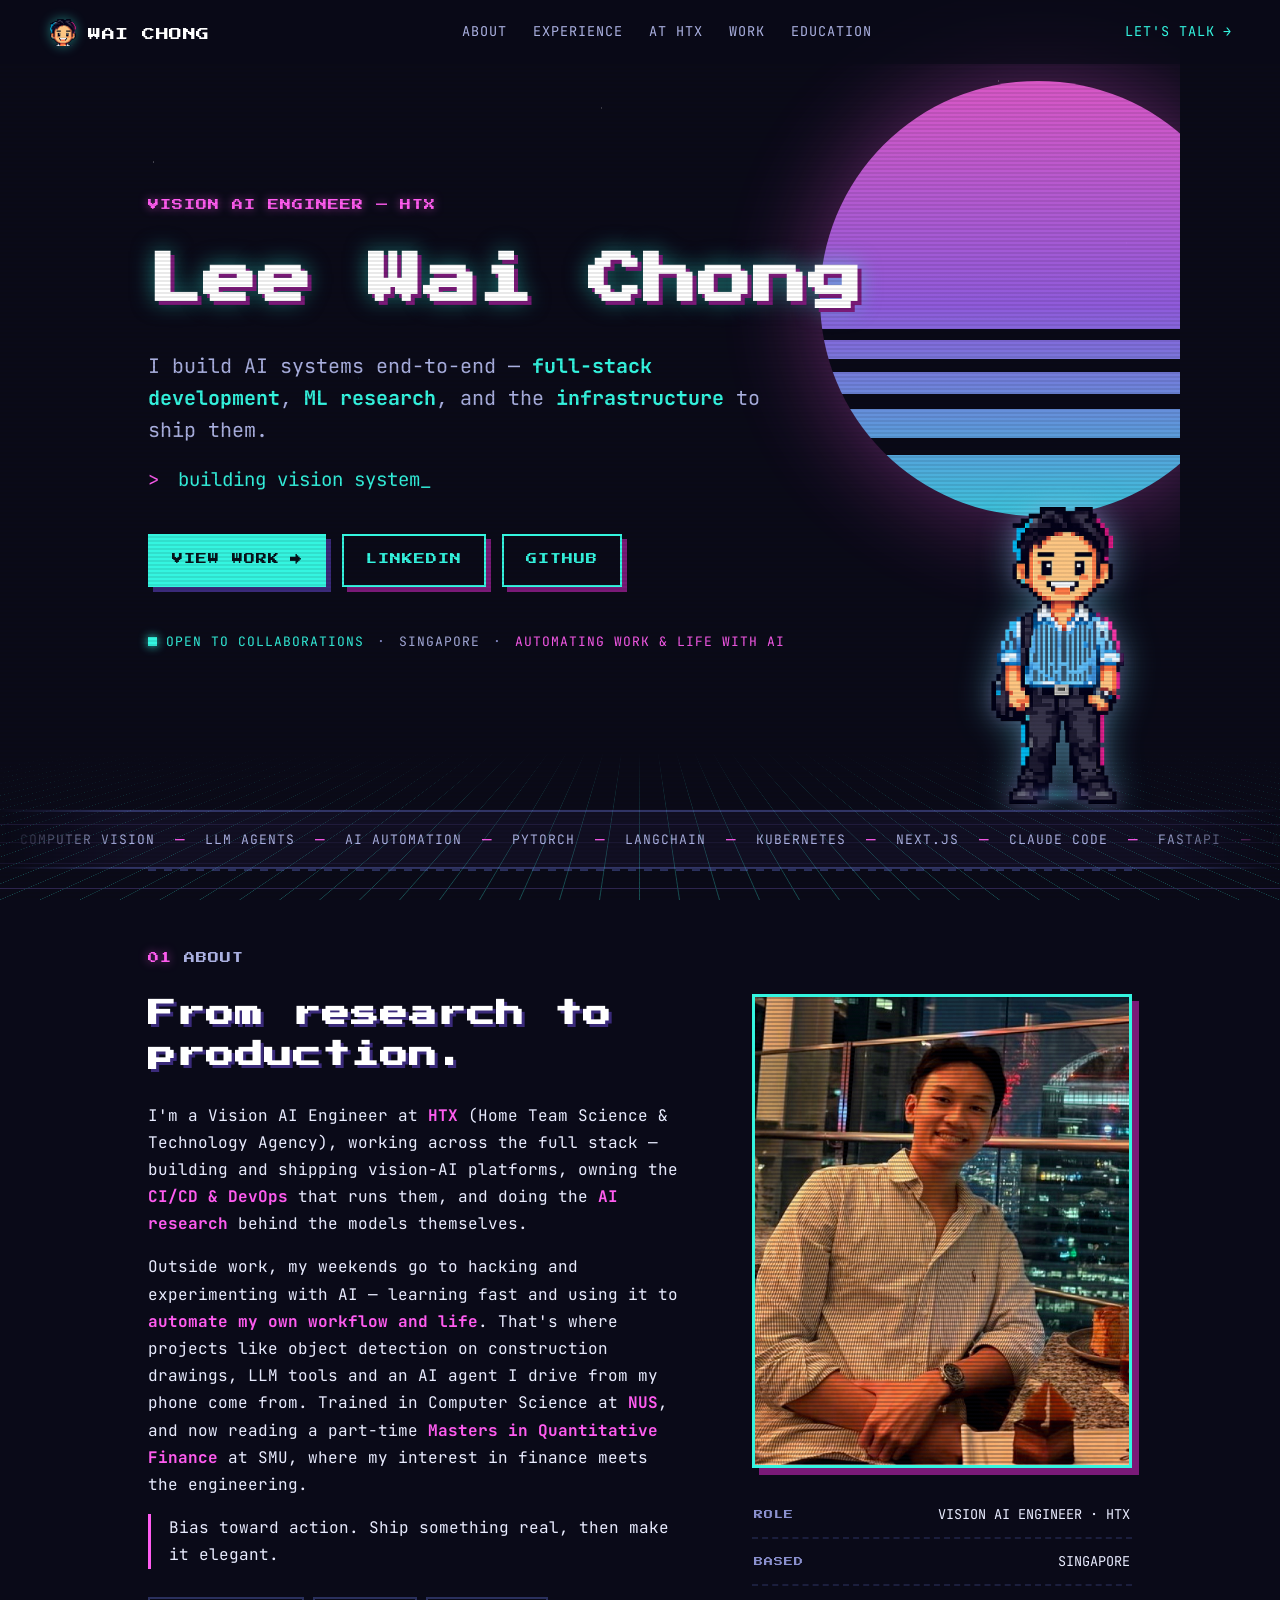
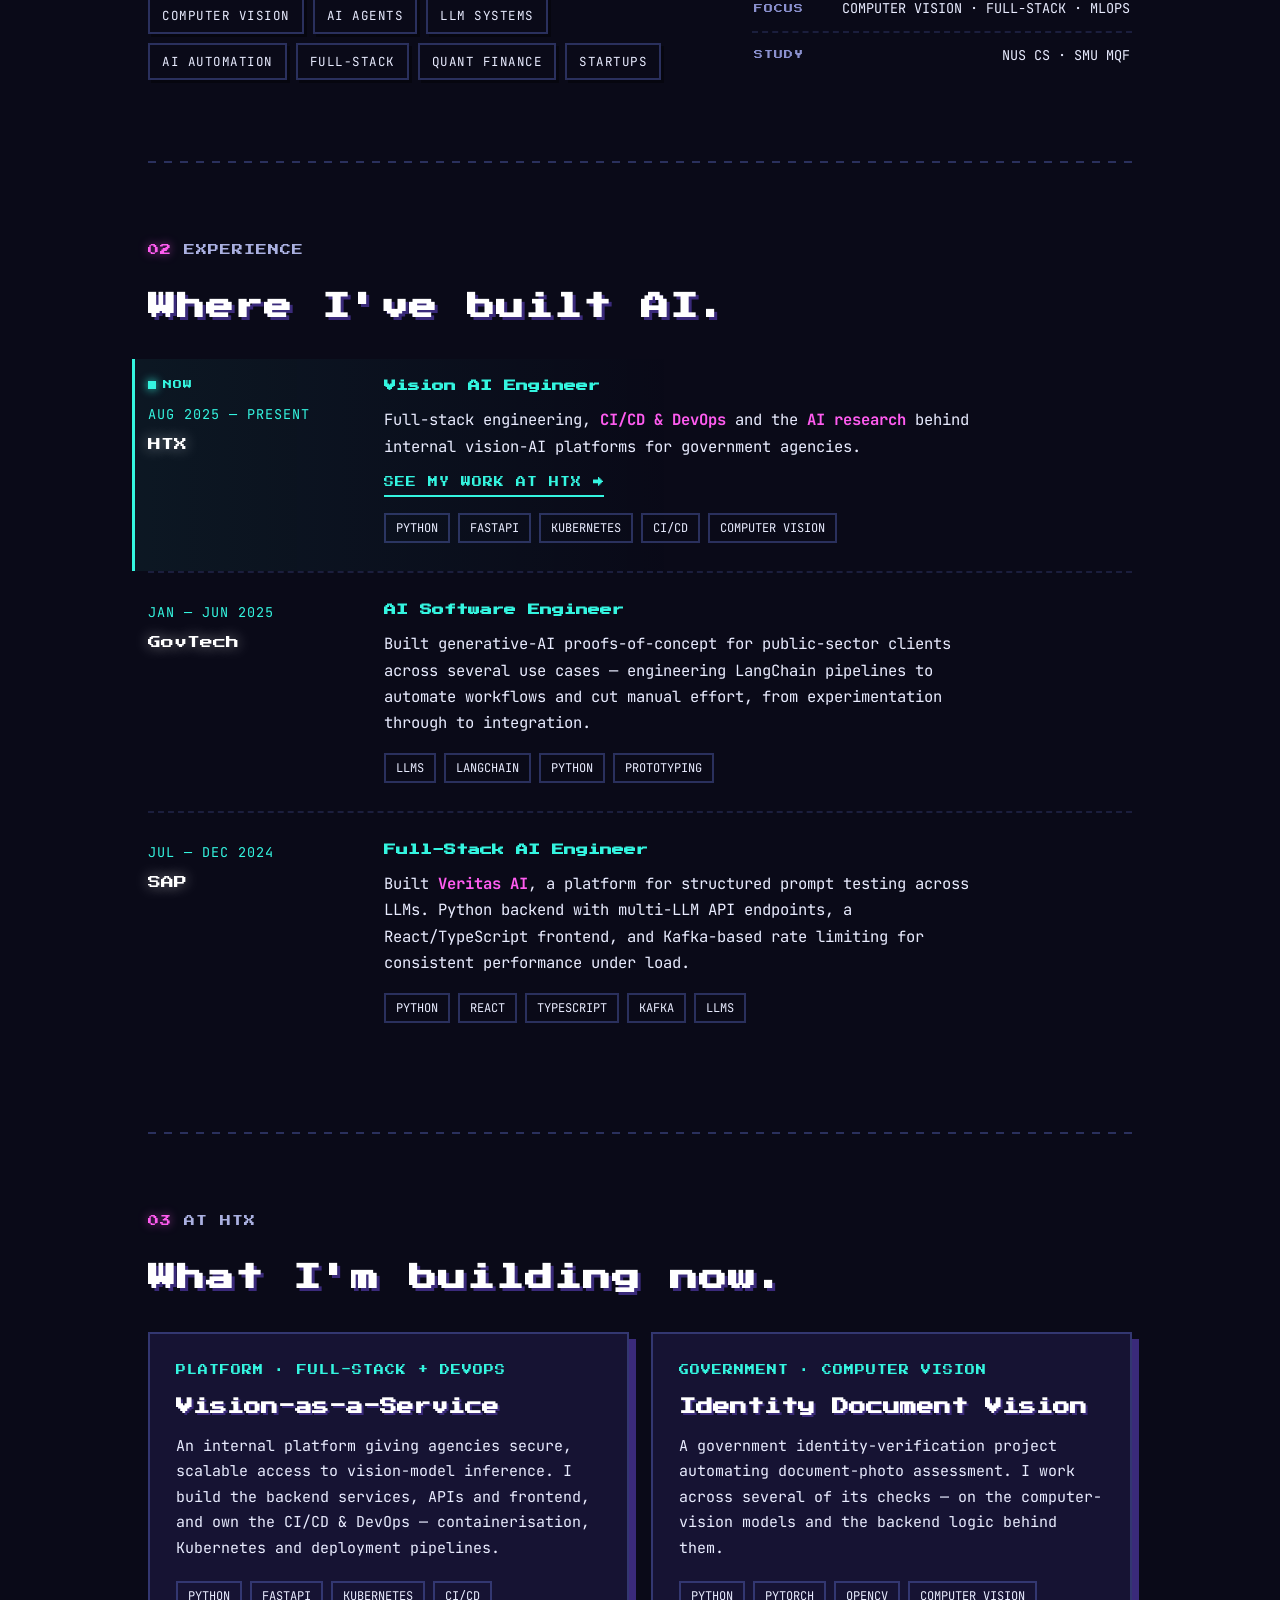
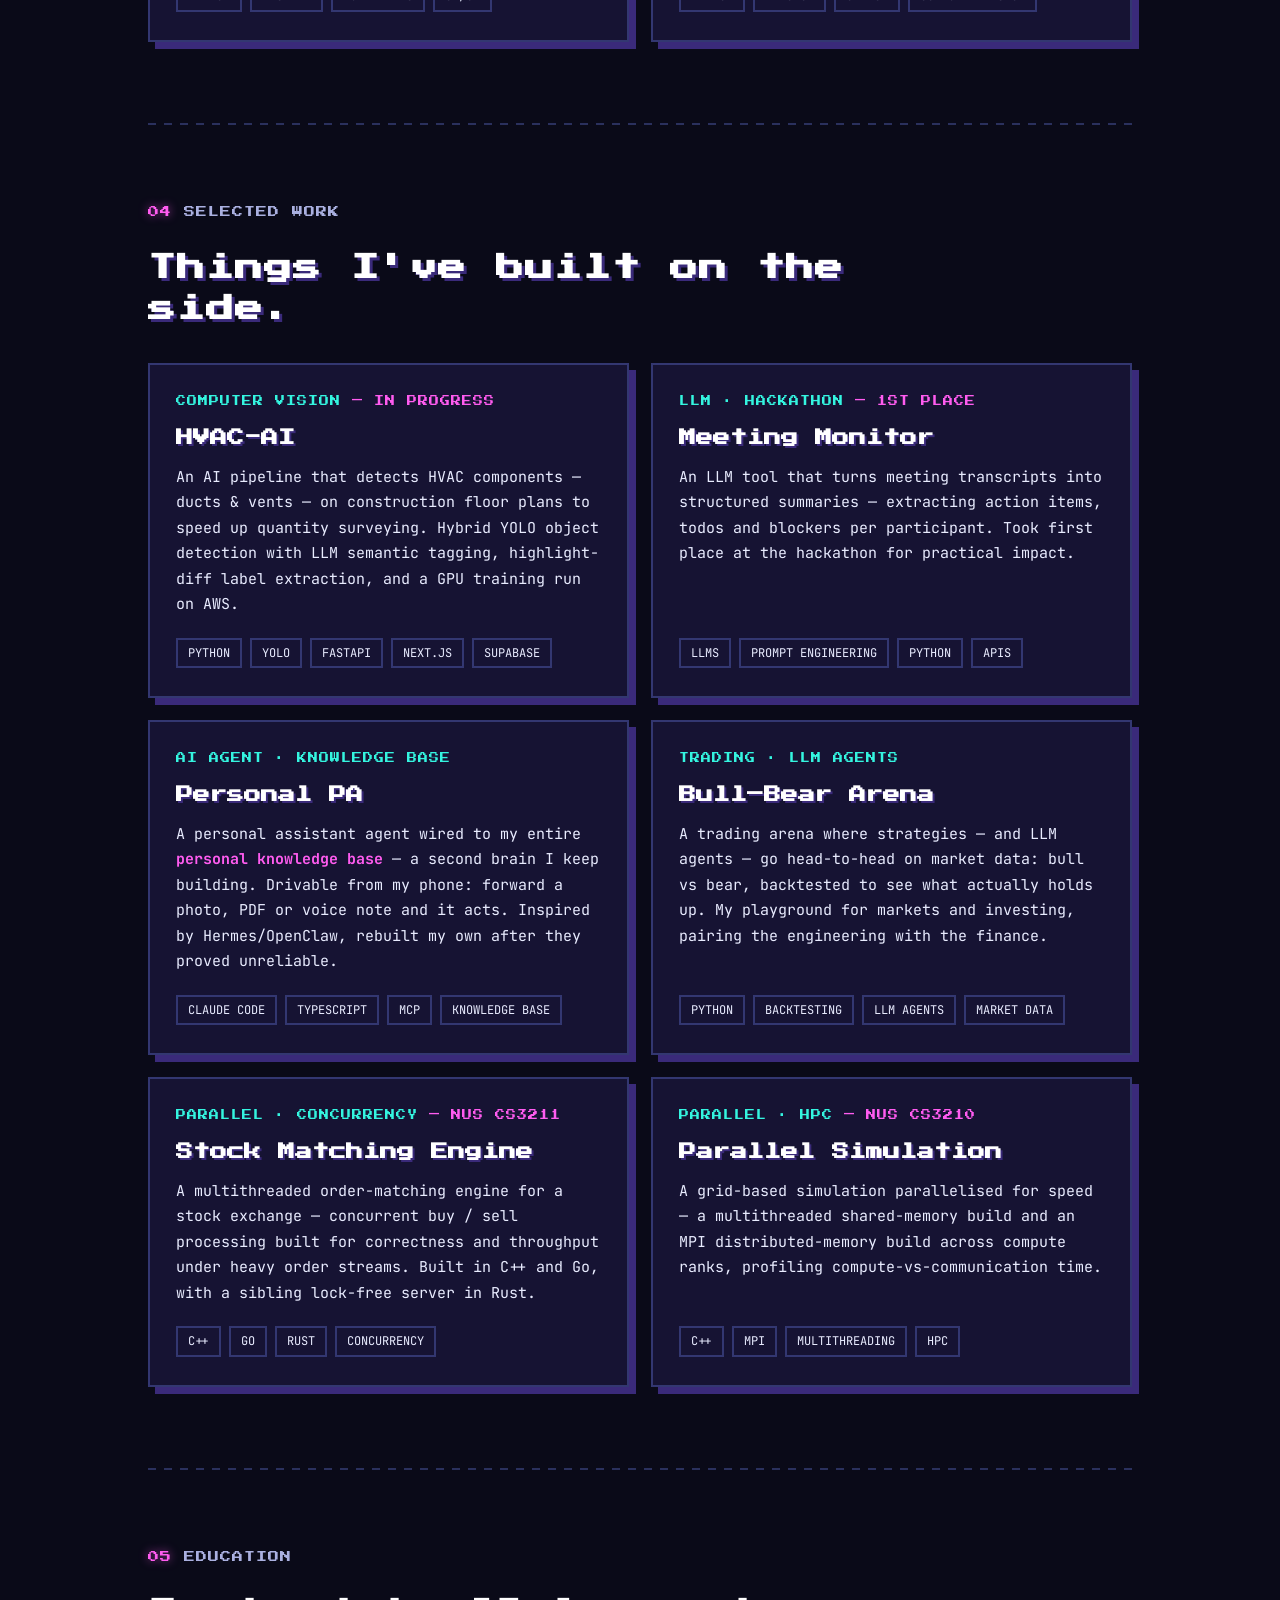
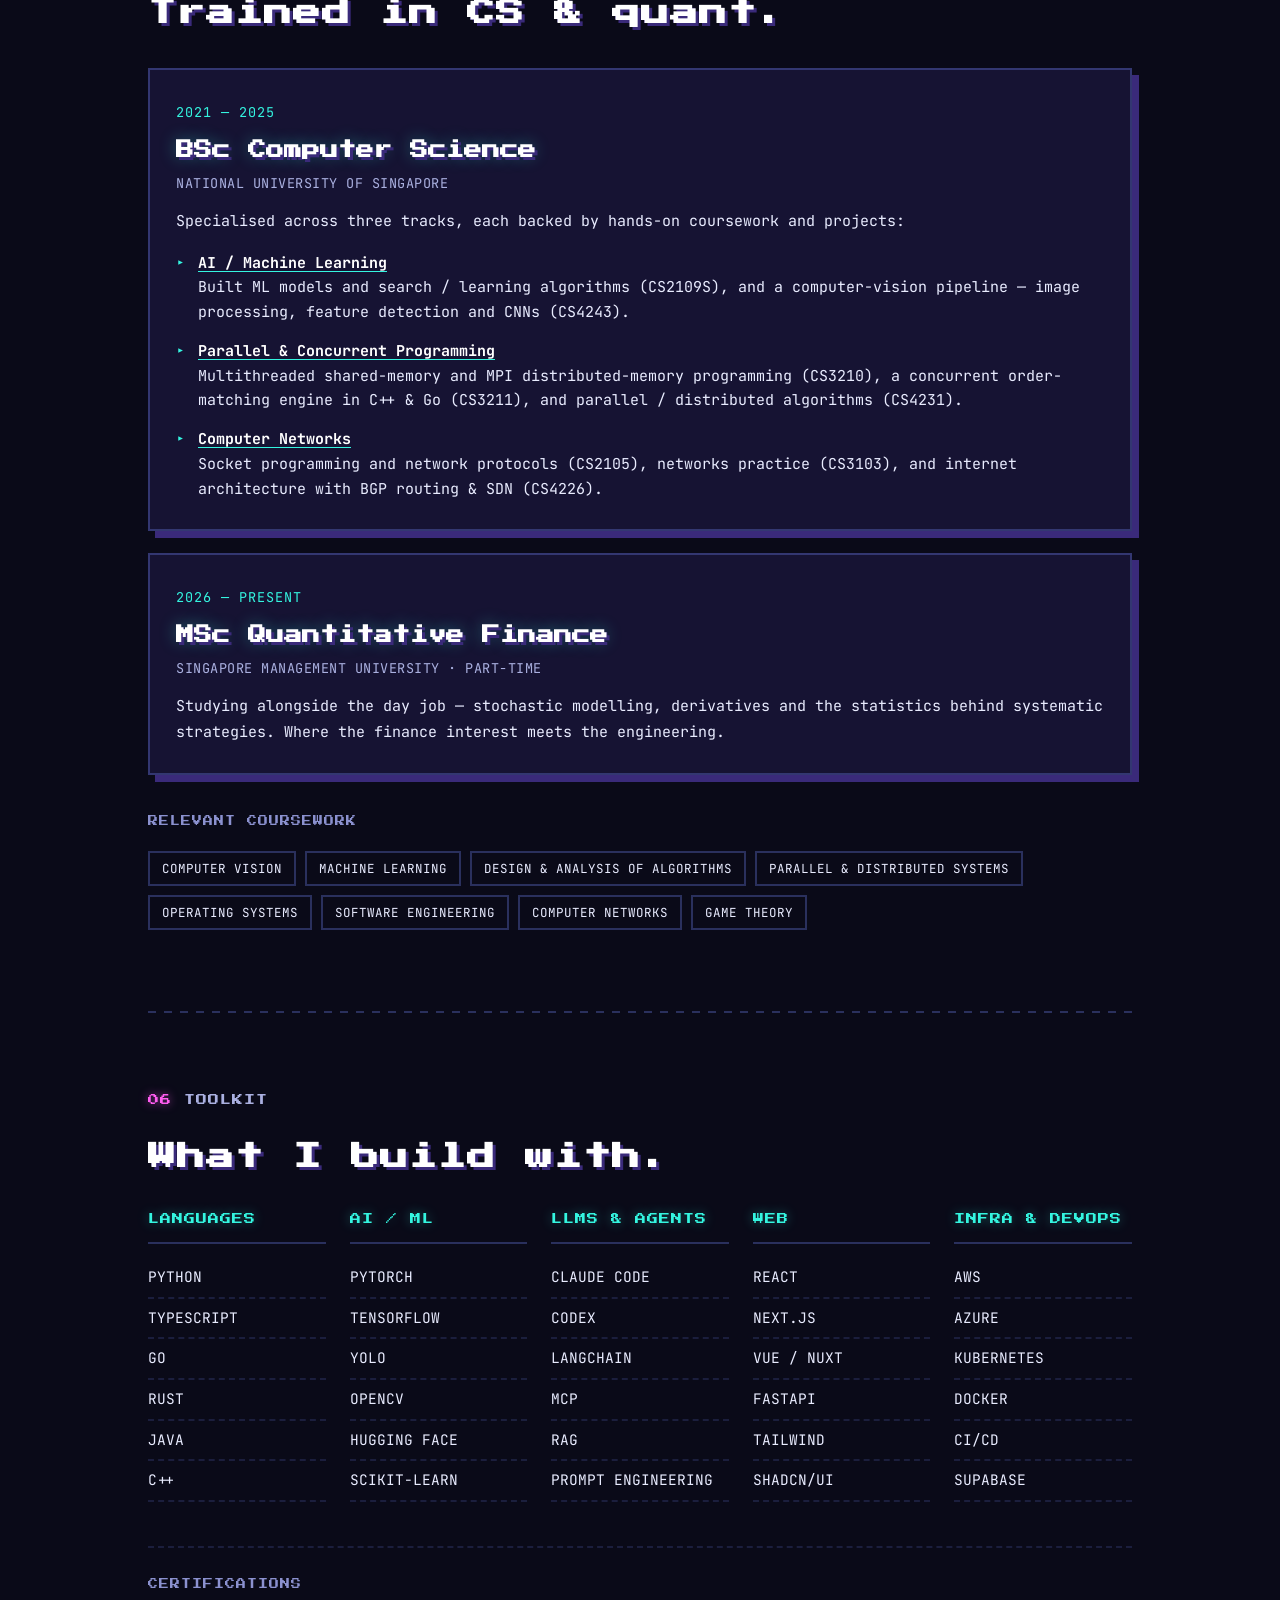
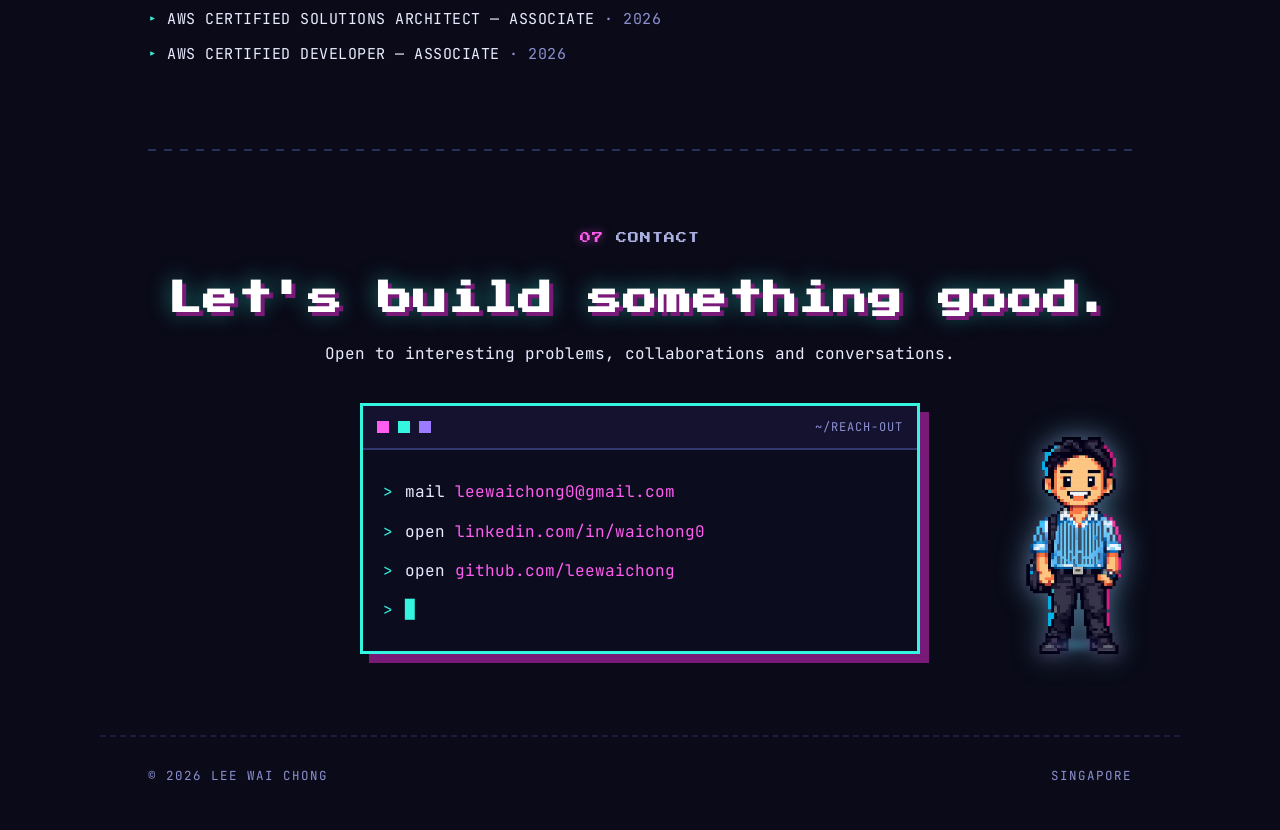
<file: index.html>
<!DOCTYPE html>
<html lang="en">
<head>
  <meta charset="UTF-8" />
  <meta name="viewport" content="width=device-width, initial-scale=1.0" />
  <title>Lee Wai Chong — Vision AI Engineer</title>
  <meta name="description" content="Lee Wai Chong — Vision AI Engineer at HTX. I build AI systems end-to-end: full-stack, ML research, and the infrastructure to ship them." />
  <meta property="og:title" content="Lee Wai Chong — Vision AI Engineer" />
  <meta property="og:description" content="I build AI systems end-to-end. HTX · NUS Computer Science." />
  <meta property="og:type" content="website" />
  <meta property="og:url" content="https://leewaichong.github.io/" />
  <meta property="og:image" content="https://leewaichong.github.io/assets/og.png" />
  <meta property="og:image:width" content="1200" />
  <meta property="og:image:height" content="630" />
  <meta name="twitter:card" content="summary_large_image" />
  <meta name="twitter:title" content="Lee Wai Chong — Vision AI Engineer" />
  <meta name="twitter:description" content="I build AI systems end-to-end. HTX · NUS Computer Science." />
  <meta name="twitter:image" content="https://leewaichong.github.io/assets/og.png" />

  <link rel="preconnect" href="https://fonts.googleapis.com" />
  <link rel="preconnect" href="https://fonts.gstatic.com" crossorigin />
  <link href="https://fonts.googleapis.com/css2?family=JetBrains+Mono:wght@400;500;700&family=Press+Start+2P&display=swap" rel="stylesheet" />

  <link rel="stylesheet" href="styles.css" />
</head>
<body>
  <div class="stars" aria-hidden="true"></div>
  <div class="grid-floor" aria-hidden="true"></div>
  <div class="scanlines" aria-hidden="true"></div>

  <!-- Nav -->
  <header class="nav" id="nav">
    <a class="brand" href="#top"><img class="brand-face" src="assets/mascot-face.png" alt="" /><span class="brand-name">WAI CHONG</span></a>
    <nav class="nav-links">
      <a href="#about">About</a>
      <a href="#experience">Experience</a>
      <a href="#htx">At HTX</a>
      <a href="#work">Work</a>
      <a href="#education">Education</a>
    </nav>
    <a class="nav-cta" href="#contact">Let's talk <span>→</span></a>
  </header>

  <main id="top">
    <!-- HERO -->
    <section class="hero">
      <div class="sun" aria-hidden="true"></div>
      <div class="particles" aria-hidden="true"><i></i><i></i><i></i><i></i><i></i><i></i><i></i><i></i><i></i></div>
      <div class="hero-mascot" aria-hidden="true"><img src="assets/mascot.png" alt="Pixel-art mascot of Lee Wai Chong" /></div>
      <div class="hero-inner">
        <p class="eyebrow reveal">Vision AI Engineer — HTX</p>
        <h1 class="hero-name reveal" data-text="Lee Wai Chong">Lee Wai Chong</h1>
        <p class="hero-tagline reveal">
          I build AI systems end-to-end — <strong>full-stack development</strong>,
          <strong>ML research</strong>, and the <strong>infrastructure</strong> to ship them.
        </p>
        <p class="hero-type reveal"><span class="tp">&gt;</span> <span id="tw"></span><span class="tw-caret">_</span></p>
        <div class="hero-actions reveal">
          <a class="btn btn-solid" href="#work">View work <span>→</span></a>
          <a class="btn btn-line" href="https://sg.linkedin.com/in/waichong0" target="_blank" rel="noopener">LinkedIn</a>
          <a class="btn btn-line" href="https://github.com/leewaichong" target="_blank" rel="noopener">GitHub</a>
        </div>
        <div class="hero-meta reveal">
          <span class="avail"><span class="dot"></span> Open to collaborations</span>
          <span class="sep">·</span>
          <span>Singapore</span>
          <span class="sep">·</span>
          <span class="creed">Automating work &amp; life with AI</span>
        </div>
      </div>
    </section>

    <!-- Tech marquee -->
    <div class="marquee" aria-hidden="true">
      <div class="marquee-track">
        <span>Computer Vision</span><i>—</i><span>LLM Agents</span><i>—</i><span>AI Automation</span><i>—</i><span>PyTorch</span><i>—</i><span>LangChain</span><i>—</i><span>Kubernetes</span><i>—</i><span>Next.js</span><i>—</i><span>Claude Code</span><i>—</i><span>FastAPI</span><i>—</i><span>AWS</span><i>—</i><span>Go</span><i>—</i><span>Rust</span><i>—</i>
        <span>Computer Vision</span><i>—</i><span>LLM Agents</span><i>—</i><span>AI Automation</span><i>—</i><span>PyTorch</span><i>—</i><span>LangChain</span><i>—</i><span>Kubernetes</span><i>—</i><span>Next.js</span><i>—</i><span>Claude Code</span><i>—</i><span>FastAPI</span><i>—</i><span>AWS</span><i>—</i><span>Go</span><i>—</i><span>Rust</span><i>—</i>
      </div>
    </div>

    <!-- ABOUT -->
    <section class="section" id="about">
      <div class="sec-label reveal"><span class="num">01</span> About</div>
      <div class="about-grid">
        <div class="about-lead reveal">
          <h2 class="sec-title">From research to production.</h2>
          <p>
            I'm a Vision AI Engineer at <strong>HTX</strong> (Home Team Science &amp; Technology Agency),
            working across the full stack — building and shipping vision-AI platforms, owning the
            <strong>CI/CD &amp; DevOps</strong> that runs them, and doing the <strong>AI research</strong>
            behind the models themselves.
          </p>
          <p>
            Outside work, my weekends go to hacking and experimenting with AI — learning fast and using
            it to <strong>automate my own workflow and life</strong>. That's where projects like object
            detection on construction drawings, LLM tools and an AI agent I drive from my phone come
            from. Trained in Computer Science at <strong>NUS</strong>, and now reading a part-time
            <strong>Masters in Quantitative Finance</strong> at SMU, where my interest in finance meets
            the engineering.
          </p>
          <p class="about-stance">
            Bias toward action. Ship something real, then make it elegant.
          </p>

          <ul class="focus-list">
            <li>Computer Vision</li>
            <li>AI Agents</li>
            <li>LLM Systems</li>
            <li>AI Automation</li>
            <li>Full-Stack</li>
            <li>Quant Finance</li>
            <li>Startups</li>
          </ul>
        </div>

        <aside class="about-side reveal">
          <figure class="portrait">
            <img src="assets/portrait.jpg" alt="Lee Wai Chong" loading="lazy" />
          </figure>
          <dl class="facts">
            <div><dt>Role</dt><dd>Vision AI Engineer · HTX</dd></div>
            <div><dt>Based</dt><dd>Singapore</dd></div>
            <div><dt>Focus</dt><dd>Computer Vision · Full-Stack · MLOps</dd></div>
            <div><dt>Study</dt><dd>NUS CS · SMU MQF</dd></div>
          </dl>
        </aside>
      </div>
    </section>

    <!-- EXPERIENCE -->
    <section class="section" id="experience">
      <div class="sec-label reveal"><span class="num">02</span> Experience</div>
      <h2 class="sec-title reveal">Where I've built AI.</h2>

      <ol class="xp">
        <li class="xp-item current reveal">
          <div class="xp-meta">
            <span class="now-badge"><span class="dot"></span> Now</span>
            <span class="xp-date">Aug 2025 — Present</span>
            <span class="xp-co">HTX</span>
          </div>
          <div class="xp-body">
            <h3>Vision AI Engineer</h3>
            <p>
              Full-stack engineering, <strong>CI/CD &amp; DevOps</strong> and the <strong>AI research</strong>
              behind internal vision-AI platforms for government agencies.
            </p>
            <a class="xp-link" href="#htx">See my work at HTX →</a>
            <ul class="xp-tags"><li>Python</li><li>FastAPI</li><li>Kubernetes</li><li>CI/CD</li><li>Computer Vision</li></ul>
          </div>
        </li>
        <li class="xp-item reveal">
          <div class="xp-meta">
            <span class="xp-date">Jan — Jun 2025</span>
            <span class="xp-co">GovTech</span>
          </div>
          <div class="xp-body">
            <h3>AI Software Engineer</h3>
            <p>
              Built generative-AI proofs-of-concept for public-sector clients across several use cases —
              engineering LangChain pipelines to automate workflows and cut manual effort, from
              experimentation through to integration.
            </p>
            <ul class="xp-tags"><li>LLMs</li><li>LangChain</li><li>Python</li><li>Prototyping</li></ul>
          </div>
        </li>
        <li class="xp-item reveal">
          <div class="xp-meta">
            <span class="xp-date">Jul — Dec 2024</span>
            <span class="xp-co">SAP</span>
          </div>
          <div class="xp-body">
            <h3>Full-Stack AI Engineer</h3>
            <p>
              Built <strong>Veritas AI</strong>, a platform for structured prompt testing across LLMs.
              Python backend with multi-LLM API endpoints, a React/TypeScript frontend, and Kafka-based
              rate limiting for consistent performance under load.
            </p>
            <ul class="xp-tags"><li>Python</li><li>React</li><li>TypeScript</li><li>Kafka</li><li>LLMs</li></ul>
          </div>
        </li>
      </ol>
    </section>

    <!-- AT HTX -->
    <section class="section" id="htx">
      <div class="sec-label reveal"><span class="num">03</span> At HTX</div>
      <h2 class="sec-title reveal">What I'm building now.</h2>
      <div class="work-grid">
        <article class="card reveal">
          <span class="card-cat">Platform · Full-Stack + DevOps</span>
          <h3 class="card-title">Vision-as-a-Service</h3>
          <p class="card-desc">
            An internal platform giving agencies secure, scalable access to vision-model inference. I
            build the backend services, APIs and frontend, and own the CI/CD &amp; DevOps —
            containerisation, Kubernetes and deployment pipelines.
          </p>
          <ul class="card-tags"><li>Python</li><li>FastAPI</li><li>Kubernetes</li><li>CI/CD</li></ul>
        </article>
        <article class="card reveal">
          <span class="card-cat">Government · Computer Vision</span>
          <h3 class="card-title">Identity Document Vision</h3>
          <p class="card-desc">
            A government identity-verification project automating document-photo assessment. I work
            across several of its checks — on the computer-vision models and the backend logic
            behind them.
          </p>
          <ul class="card-tags"><li>Python</li><li>PyTorch</li><li>OpenCV</li><li>Computer Vision</li></ul>
        </article>
      </div>
    </section>

    <!-- WORK -->
    <section class="section" id="work">
      <div class="sec-label reveal"><span class="num">04</span> Selected Work</div>
      <h2 class="sec-title reveal">Things I've built on the side.</h2>

      <div class="work-grid">
        <article class="card reveal">
          <span class="card-cat">Computer Vision <em>— in progress</em></span>
          <h3 class="card-title">HVAC-AI</h3>
          <p class="card-desc">
            An AI pipeline that detects HVAC components — ducts &amp; vents — on construction floor plans
            to speed up quantity surveying. Hybrid YOLO object detection with LLM semantic tagging,
            highlight-diff label extraction, and a GPU training run on AWS.
          </p>
          <ul class="card-tags"><li>Python</li><li>YOLO</li><li>FastAPI</li><li>Next.js</li><li>Supabase</li></ul>
        </article>

        <article class="card reveal">
          <span class="card-cat">LLM · Hackathon <em>— 1st place</em></span>
          <h3 class="card-title">Meeting Monitor</h3>
          <p class="card-desc">
            An LLM tool that turns meeting transcripts into structured summaries — extracting action
            items, todos and blockers per participant. Took first place at the hackathon for practical
            impact.
          </p>
          <ul class="card-tags"><li>LLMs</li><li>Prompt Engineering</li><li>Python</li><li>APIs</li></ul>
        </article>

        <article class="card reveal">
          <span class="card-cat">AI Agent · Knowledge Base</span>
          <h3 class="card-title">Personal PA</h3>
          <p class="card-desc">
            A personal assistant agent wired to my entire <strong>personal knowledge base</strong> — a
            second brain I keep building. Drivable from my phone: forward a photo, PDF or voice note and
            it acts. Inspired by Hermes/OpenClaw, rebuilt my own after they proved unreliable.
          </p>
          <ul class="card-tags"><li>Claude Code</li><li>TypeScript</li><li>MCP</li><li>Knowledge Base</li></ul>
        </article>

        <article class="card reveal">
          <span class="card-cat">Trading · LLM Agents</span>
          <h3 class="card-title">Bull–Bear Arena</h3>
          <p class="card-desc">
            A trading arena where strategies — and LLM agents — go head-to-head on market data: bull vs
            bear, backtested to see what actually holds up. My playground for markets and investing,
            pairing the engineering with the finance.
          </p>
          <ul class="card-tags"><li>Python</li><li>Backtesting</li><li>LLM Agents</li><li>Market Data</li></ul>
        </article>

        <article class="card reveal">
          <span class="card-cat">Parallel · Concurrency <em>— NUS CS3211</em></span>
          <h3 class="card-title">Stock Matching Engine</h3>
          <p class="card-desc">
            A multithreaded order-matching engine for a stock exchange — concurrent buy / sell
            processing built for correctness and throughput under heavy order streams. Built in C++ and
            Go, with a sibling lock-free server in Rust.
          </p>
          <ul class="card-tags"><li>C++</li><li>Go</li><li>Rust</li><li>Concurrency</li></ul>
        </article>

        <article class="card reveal">
          <span class="card-cat">Parallel · HPC <em>— NUS CS3210</em></span>
          <h3 class="card-title">Parallel Simulation</h3>
          <p class="card-desc">
            A grid-based simulation parallelised for speed — a multithreaded shared-memory build and an
            MPI distributed-memory build across compute ranks, profiling compute-vs-communication time.
          </p>
          <ul class="card-tags"><li>C++</li><li>MPI</li><li>Multithreading</li><li>HPC</li></ul>
        </article>
      </div>
    </section>

    <!-- EDUCATION -->
    <section class="section" id="education">
      <div class="sec-label reveal"><span class="num">05</span> Education</div>
      <h2 class="sec-title reveal">Trained in CS &amp; quant.</h2>

      <div class="edu-grid">
        <div class="edu-card reveal">
          <span class="edu-when">2021 — 2025</span>
          <h3>BSc Computer Science</h3>
          <p class="edu-school">National University of Singapore</p>
          <p class="edu-note">Specialised across three tracks, each backed by hands-on coursework and projects:</p>
          <ul class="spec-list">
            <li>
              <strong><u>AI / Machine Learning</u></strong><br />
              Built ML models and search / learning algorithms (CS2109S), and a computer-vision pipeline
              — image processing, feature detection and CNNs (CS4243).
            </li>
            <li>
              <strong><u>Parallel &amp; Concurrent Programming</u></strong><br />
              Multithreaded shared-memory and MPI distributed-memory programming (CS3210), a concurrent
              order-matching engine in C++ &amp; Go (CS3211), and parallel / distributed algorithms (CS4231).
            </li>
            <li>
              <strong><u>Computer Networks</u></strong><br />
              Socket programming and network protocols (CS2105), networks practice (CS3103), and internet
              architecture with BGP routing &amp; SDN (CS4226).
            </li>
          </ul>
        </div>
        <div class="edu-card reveal">
          <span class="edu-when">2026 — Present</span>
          <h3>MSc Quantitative Finance</h3>
          <p class="edu-school">Singapore Management University · part-time</p>
          <p class="edu-note">
            Studying alongside the day job — stochastic modelling, derivatives and the statistics behind
            systematic strategies. Where the finance interest meets the engineering.
          </p>
        </div>
      </div>

      <div class="edu-course reveal">
        <span class="mini-label">Relevant coursework</span>
        <ul class="chips">
          <li>Computer Vision</li><li>Machine Learning</li><li>Design &amp; Analysis of Algorithms</li>
          <li>Parallel &amp; Distributed Systems</li><li>Operating Systems</li><li>Software Engineering</li>
          <li>Computer Networks</li><li>Game Theory</li>
        </ul>
      </div>
    </section>

    <!-- TOOLKIT -->
    <section class="section" id="stack">
      <div class="sec-label reveal"><span class="num">06</span> Toolkit</div>
      <h2 class="sec-title reveal">What I build with.</h2>

      <div class="stack-grid">
        <div class="stack-col reveal">
          <span class="mini-label">Languages</span>
          <ul><li>Python</li><li>TypeScript</li><li>Go</li><li>Rust</li><li>Java</li><li>C++</li></ul>
        </div>
        <div class="stack-col reveal">
          <span class="mini-label">AI / ML</span>
          <ul><li>PyTorch</li><li>TensorFlow</li><li>YOLO</li><li>OpenCV</li><li>Hugging Face</li><li>scikit-learn</li></ul>
        </div>
        <div class="stack-col reveal">
          <span class="mini-label">LLMs &amp; Agents</span>
          <ul><li>Claude Code</li><li>Codex</li><li>LangChain</li><li>MCP</li><li>RAG</li><li>Prompt Engineering</li></ul>
        </div>
        <div class="stack-col reveal">
          <span class="mini-label">Web</span>
          <ul><li>React</li><li>Next.js</li><li>Vue / Nuxt</li><li>FastAPI</li><li>Tailwind</li><li>shadcn/ui</li></ul>
        </div>
        <div class="stack-col reveal">
          <span class="mini-label">Infra &amp; DevOps</span>
          <ul><li>AWS</li><li>Azure</li><li>Kubernetes</li><li>Docker</li><li>CI/CD</li><li>Supabase</li></ul>
        </div>
      </div>

      <div class="certs reveal">
        <span class="mini-label">Certifications</span>
        <ul class="cert-list">
          <li>AWS Certified Solutions Architect — Associate <span class="dim">· 2026</span></li>
          <li>AWS Certified Developer — Associate <span class="dim">· 2026</span></li>
        </ul>
      </div>
    </section>

    <!-- CONTACT -->
    <section class="section contact" id="contact">
      <div class="sec-label reveal"><span class="num">07</span> Contact</div>
      <h2 class="contact-title reveal">Let's build something good.</h2>
      <p class="contact-sub reveal">Open to interesting problems, collaborations and conversations.</p>

      <div class="terminal reveal">
        <div class="term-bar">
          <span class="tdot"></span><span class="tdot"></span><span class="tdot"></span>
          <span class="term-name">~/reach-out</span>
        </div>
        <div class="term-body">
          <p><span class="tp">&gt;</span><span class="tcmd">mail <a href="mailto:leewaichong0@gmail.com">leewaichong0@gmail.com</a></span></p>
          <p><span class="tp">&gt;</span><span class="tcmd">open <a href="https://sg.linkedin.com/in/waichong0" target="_blank" rel="noopener">linkedin.com/in/waichong0</a></span></p>
          <p><span class="tp">&gt;</span><span class="tcmd">open <a href="https://github.com/leewaichong" target="_blank" rel="noopener">github.com/leewaichong</a></span></p>
          <p class="term-last"><span class="tp">&gt;</span> <span class="tcaret">█</span></p>
        </div>
      </div>
      <div class="contact-mascot" aria-hidden="true"><img src="assets/mascot.png" alt="" /></div>
    </section>

    <footer class="footer">
      <span>© <span id="year"></span> Lee Wai Chong</span>
      <span class="foot-loc">Singapore</span>
    </footer>
  </main>

  <button id="toTop" class="to-top" aria-label="Back to top" title="Back to top">
    <span class="tt-arrow">▲</span><span class="tt-label">TOP</span>
  </button>

  <script src="script.js"></script>
</body>
</html>
</file>
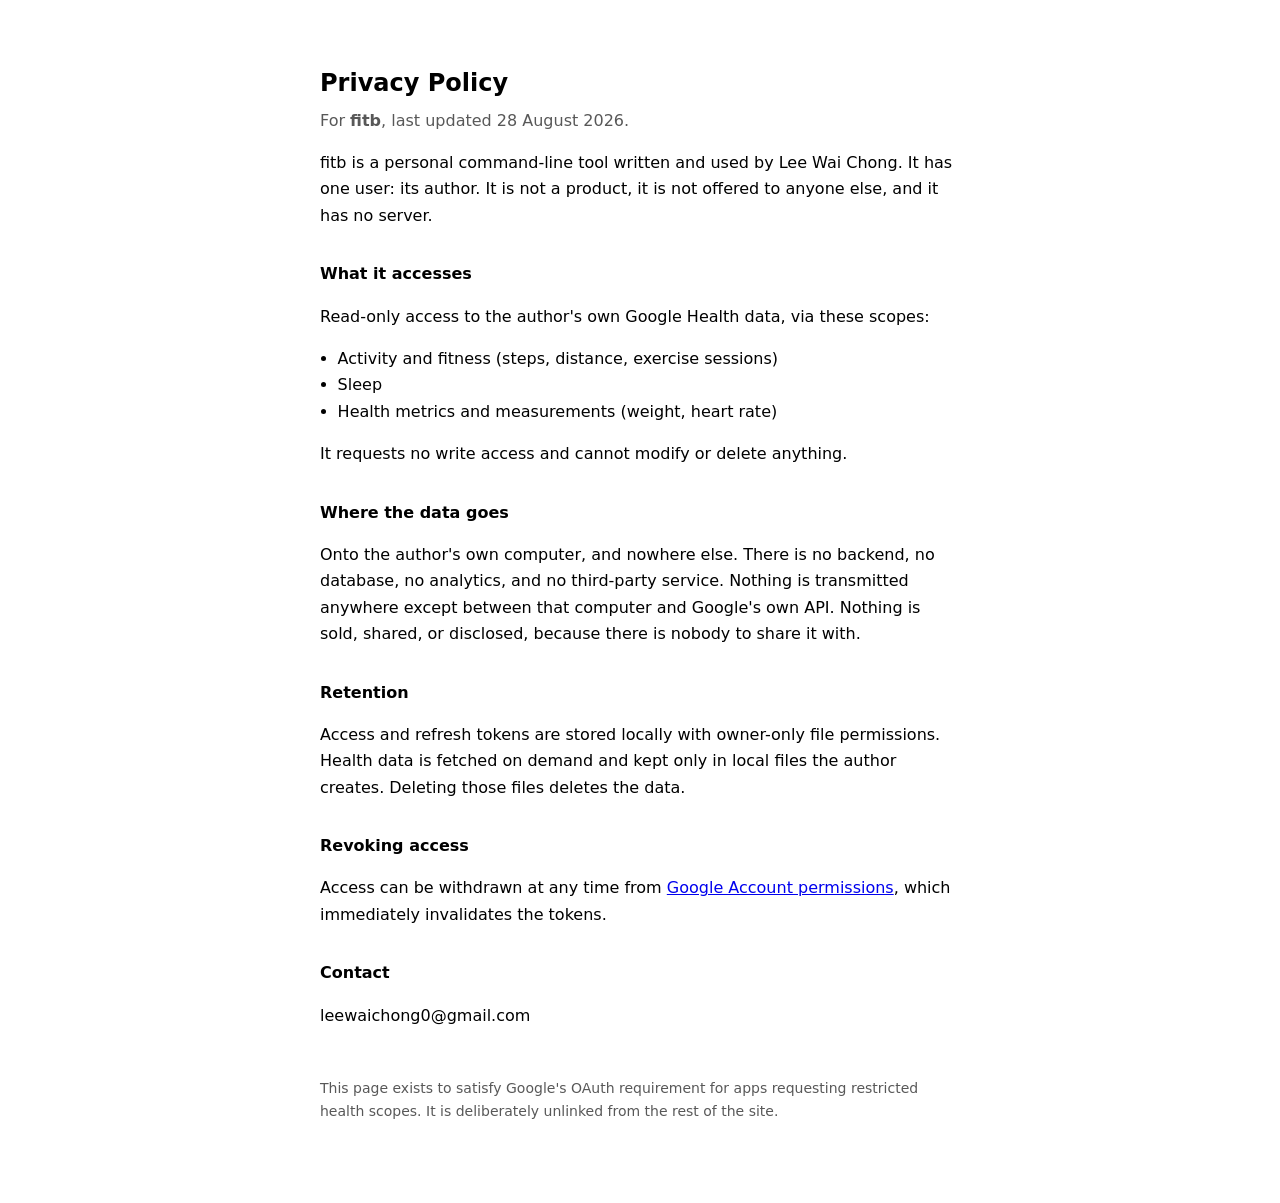
<file: privacy/index.html>
<!DOCTYPE html>
<html lang="en">
<head>
  <meta charset="UTF-8" />
  <meta name="viewport" content="width=device-width, initial-scale=1.0" />
  <meta name="robots" content="noindex, nofollow" />
  <title>Privacy Policy — fitb</title>
  <style>
    :root { color-scheme: light dark; }
    body {
      font: 16px/1.65 -apple-system, BlinkMacSystemFont, "Segoe UI", system-ui, sans-serif;
      max-width: 40rem; margin: 0 auto; padding: 3rem 1.25rem 5rem;
    }
    h1 { font-size: 1.5rem; margin-bottom: .25rem; }
    h2 { font-size: 1rem; margin-top: 2rem; }
    .sub { opacity: .65; margin-top: 0; }
    ul { padding-left: 1.1rem; }
    footer { margin-top: 3rem; font-size: .875rem; opacity: .65; }
  </style>
</head>
<body>
  <h1>Privacy Policy</h1>
  <p class="sub">For <strong>fitb</strong>, last updated 28 August 2026.</p>

  <p>
    fitb is a personal command-line tool written and used by Lee Wai Chong. It has
    one user: its author. It is not a product, it is not offered to anyone else,
    and it has no server.
  </p>

  <h2>What it accesses</h2>
  <p>Read-only access to the author's own Google Health data, via these scopes:</p>
  <ul>
    <li>Activity and fitness (steps, distance, exercise sessions)</li>
    <li>Sleep</li>
    <li>Health metrics and measurements (weight, heart rate)</li>
  </ul>
  <p>It requests no write access and cannot modify or delete anything.</p>

  <h2>Where the data goes</h2>
  <p>
    Onto the author's own computer, and nowhere else. There is no backend, no
    database, no analytics, and no third-party service. Nothing is transmitted
    anywhere except between that computer and Google's own API. Nothing is sold,
    shared, or disclosed, because there is nobody to share it with.
  </p>

  <h2>Retention</h2>
  <p>
    Access and refresh tokens are stored locally with owner-only file permissions.
    Health data is fetched on demand and kept only in local files the author
    creates. Deleting those files deletes the data.
  </p>

  <h2>Revoking access</h2>
  <p>
    Access can be withdrawn at any time from
    <a href="https://myaccount.google.com/permissions">Google Account permissions</a>,
    which immediately invalidates the tokens.
  </p>

  <h2>Contact</h2>
  <p>leewaichong0@gmail.com</p>

  <footer>
    This page exists to satisfy Google's OAuth requirement for apps requesting
    restricted health scopes. It is deliberately unlinked from the rest of the site.
  </footer>
</body>
</html>
</file>
<file: styles.css>
/* ============================================================
   Lee Wai Chong — Vision AI Engineer
   Aesthetic: retro-future 8-bit / synthwave arcade.
   Pixel titles (Press Start 2P) + readable mono body
   (JetBrains Mono). Neon on deep indigo, CRT scanlines,
   synthwave grid floor, pixel-window panels.
   ============================================================ */

:root {
  --bg:       #0a0a18;
  --bg-2:     #14122e;
  --panel:    #161333;
  --panel-2:  #1d1942;

  --text:     #e9ecff;
  --muted:    #aab0e0;
  --body:     #c2c7ec;
  --dim:      #8b91cf;

  --cyan:     #34f5e0;
  --magenta:  #ff5cf0;
  --violet:   #9d7bff;
  --magenta-deep: #7a1a78;
  --violet-deep:  #3a2a7a;

  --line:     rgba(120, 140, 255, 0.16);
  --line-2:   rgba(120, 140, 255, 0.30);

  --font-pixel: 'Press Start 2P', monospace;
  --font-body:  'JetBrains Mono', ui-monospace, monospace;

  --maxw: 1080px;
  --ease: cubic-bezier(0.22, 1, 0.36, 1);
}

* { margin: 0; padding: 0; box-sizing: border-box; }
html { scroll-behavior: smooth; -webkit-font-smoothing: antialiased; }
body {
  background: var(--bg); color: var(--text);
  font-family: var(--font-body); font-size: 16px; line-height: 1.7;
  position: relative; overflow-x: hidden;
}
a { color: inherit; text-decoration: none; }
strong { color: var(--magenta); font-weight: 700; }
::selection { background: var(--magenta); color: #0a0a18; }

/* ---------- Background ---------- */
.stars {
  position: fixed; inset: 0; z-index: -3; pointer-events: none;
  background-image:
    radial-gradient(1px 1px at 12% 18%, rgba(255,255,255,0.7), transparent),
    radial-gradient(1px 1px at 28% 42%, rgba(52,245,224,0.6), transparent),
    radial-gradient(1px 1px at 47% 12%, rgba(255,255,255,0.5), transparent),
    radial-gradient(1px 1px at 63% 33%, rgba(157,123,255,0.6), transparent),
    radial-gradient(1px 1px at 78% 9%, rgba(255,255,255,0.6), transparent),
    radial-gradient(1px 1px at 88% 27%, rgba(255,92,240,0.5), transparent),
    radial-gradient(1px 1px at 38% 60%, rgba(255,255,255,0.4), transparent),
    radial-gradient(1px 1px at 70% 55%, rgba(52,245,224,0.4), transparent);
  background-repeat: no-repeat;
  -webkit-mask-image: linear-gradient(180deg, #000 0%, transparent 60%);
  mask-image: linear-gradient(180deg, #000 0%, transparent 60%);
}
.grid-floor { position: fixed; bottom: 0; left: 0; right: 0; height: 40vh; z-index: -3; pointer-events: none; perspective: 340px; opacity: 0.3; }
.grid-floor::before {
  content: ""; position: absolute; inset: -60% -50% 0 -50%;
  transform: rotateX(75deg); transform-origin: bottom center;
  background-image:
    repeating-linear-gradient(90deg, transparent 0 39px, var(--cyan) 39px 40px),
    repeating-linear-gradient(0deg, transparent 0 39px, var(--violet) 39px 40px);
  background-size: 40px 40px;
  -webkit-mask-image: linear-gradient(0deg, #000, transparent 72%);
  mask-image: linear-gradient(0deg, #000, transparent 72%);
  animation: floor 2.6s linear infinite;
}
@keyframes floor { to { background-position: 0 40px, 0 40px; } }
.scanlines {
  position: fixed; inset: 0; z-index: 60; pointer-events: none; opacity: 0.28; mix-blend-mode: multiply;
  background: repeating-linear-gradient(0deg, rgba(0,0,0,0) 0 2px, rgba(0,0,0,0.3) 2px 4px);
}

/* ---------- Nav ---------- */
.nav {
  position: fixed; top: 0; left: 0; right: 0; z-index: 100;
  display: flex; align-items: center; justify-content: space-between;
  padding: 16px clamp(18px, 5vw, 48px);
  background: rgba(10, 10, 24, 0.72);
  transition: background 0.3s, border-color 0.3s; border-bottom: 2px solid transparent;
}
.nav.scrolled { background: rgba(10, 10, 24, 0.92); border-bottom-color: var(--line-2); }
.brand { font-family: var(--font-pixel); font-size: 13px; line-height: 1; color: #fff; letter-spacing: 0.5px; display: inline-flex; align-items: center; gap: 10px; }
.brand-face { height: 30px; width: 30px; object-fit: contain; image-rendering: auto; filter: drop-shadow(0 0 6px rgba(52, 245, 224, 0.45)); }
.brand-name { display: inline-block; transform: translateY(3px); }
.nav-links { display: flex; gap: 26px; }
.nav-links a { font-size: 13.5px; text-transform: uppercase; letter-spacing: 1px; color: var(--muted); transition: color 0.2s, text-shadow 0.2s; }
.nav-links a:hover { color: var(--cyan); text-shadow: 0 0 10px var(--cyan); }
.nav-cta { font-size: 13.5px; text-transform: uppercase; letter-spacing: 1px; color: var(--cyan); display: inline-flex; gap: 8px; }
.nav-cta span { transition: transform 0.2s var(--ease); }
.nav-cta:hover span { transform: translateX(4px); }
@media (max-width: 760px) { .nav-links { display: none; } }

/* ---------- Hero ---------- */
.hero { min-height: 90vh; display: flex; align-items: center; max-width: var(--maxw); margin: 0 auto; padding: 118px clamp(18px, 5vw, 48px) 78px; position: relative; overflow: hidden; }
.hero::after {
  content: ""; position: absolute; left: 0; right: 0; top: -4px; height: 2px; pointer-events: none; z-index: 2;
  background: linear-gradient(90deg, transparent, rgba(52, 245, 224, 0.5) 50%, transparent);
  animation: heroSweep 7s ease-in-out infinite;
}
@keyframes heroSweep { 0%, 100% { transform: translateY(0); opacity: 0; } 8% { opacity: 0.5; } 88% { opacity: 0.5; } 99% { transform: translateY(86vh); opacity: 0; } }

/* RGB-split glitch on the name (fires briefly each cycle) */
.hero-name { position: relative; }
.hero-name::before, .hero-name::after {
  content: attr(data-text); position: absolute; top: 0; left: 0; width: 100%;
  color: #fff; letter-spacing: inherit; pointer-events: none; opacity: 0;
}
.hero-name::before { text-shadow: -2px 0 var(--magenta); animation: glitchA 3.2s infinite; }
.hero-name::after  { text-shadow: 2px 0 var(--cyan);     animation: glitchB 3.5s infinite; }
@keyframes glitchA {
  0%, 90%, 100% { opacity: 0; transform: translateX(0); -webkit-clip-path: inset(0 0 100% 0); clip-path: inset(0 0 100% 0); }
  91% { opacity: 0.85; transform: translateX(-3px); -webkit-clip-path: inset(8% 0 64% 0); clip-path: inset(8% 0 64% 0); }
  93% { opacity: 0.85; transform: translateX(3px);  -webkit-clip-path: inset(52% 0 20% 0); clip-path: inset(52% 0 20% 0); }
  95% { opacity: 0.85; transform: translateX(-2px); -webkit-clip-path: inset(28% 0 46% 0); clip-path: inset(28% 0 46% 0); }
  97% { opacity: 0; transform: translateX(0); }
}
@keyframes glitchB {
  0%, 90%, 100% { opacity: 0; transform: translateX(0); -webkit-clip-path: inset(0 0 100% 0); clip-path: inset(0 0 100% 0); }
  92% { opacity: 0.85; transform: translateX(3px);  -webkit-clip-path: inset(20% 0 54% 0); clip-path: inset(20% 0 54% 0); }
  94% { opacity: 0.85; transform: translateX(-3px); -webkit-clip-path: inset(60% 0 12% 0); clip-path: inset(60% 0 12% 0); }
  96% { opacity: 0.85; transform: translateX(2px);  -webkit-clip-path: inset(40% 0 36% 0); clip-path: inset(40% 0 36% 0); }
  97% { opacity: 0; transform: translateX(0); }
}
.hero-inner { width: 100%; position: relative; z-index: 1; }

/* pixel mascot standing on the synthwave road, in front of the sun */
.hero-mascot { position: absolute; z-index: 1; right: clamp(8px, 5vw, 56px); bottom: 6px; pointer-events: none; animation: mascotIn 0.8s var(--ease) 0.35s both; }
.hero-mascot img { display: block; height: clamp(220px, 33vh, 320px); width: auto; filter: drop-shadow(0 0 18px rgba(52, 245, 224, 0.38)) drop-shadow(0 0 8px rgba(255, 92, 240, 0.28)); }
.hero-mascot::after { content: ""; position: absolute; left: 50%; bottom: 2px; transform: translateX(-50%); width: 60%; height: 15px; border-radius: 50%; background: radial-gradient(ellipse at center, rgba(52, 245, 224, 0.4), rgba(157, 123, 255, 0.18) 45%, transparent 72%); filter: blur(3px); }
@keyframes mascotIn { from { opacity: 0; transform: translateY(28px) scale(0.97); } to { opacity: 1; transform: translateY(0) scale(1); } }
@media (max-width: 980px) { .hero-mascot { display: none; } }


/* synthwave sun rising behind the hero */
.sun {
  position: absolute; z-index: 0; pointer-events: none;
  top: 10%; right: -7%; width: clamp(240px, 34vw, 460px); height: clamp(240px, 34vw, 460px); border-radius: 50%;
  background:
    linear-gradient(180deg, transparent 0 57%, var(--bg) 57% 59.5%, transparent 59.5% 64%, var(--bg) 64% 67%, transparent 67% 72%, var(--bg) 72% 75.5%, transparent 75.5% 82%, var(--bg) 82% 86%, transparent 86% 100%),
    linear-gradient(180deg, #ff66e6 0%, #a86bff 52%, #46e6ff 100%);
  filter: drop-shadow(0 0 50px rgba(255, 92, 240, 0.45));
  opacity: 0.85; animation: sunRise 1.3s var(--ease) both, sunPulse 5s ease-in-out 1.3s infinite;
}
@keyframes sunRise { from { transform: translateY(150px); opacity: 0; } to { transform: translateY(0); opacity: 0.85; } }
@keyframes sunPulse {
  0%, 100% { transform: translateY(0) scale(1); filter: drop-shadow(0 0 44px rgba(255, 92, 240, 0.4)); }
  50% { transform: translateY(-10px) scale(1.03); filter: drop-shadow(0 0 74px rgba(120, 140, 255, 0.55)); }
}

/* floating pixel particles */
.particles { position: absolute; inset: 0; z-index: 0; pointer-events: none; overflow: hidden; }
.particles i { position: absolute; bottom: -12px; width: 6px; height: 6px; opacity: 0; animation: floatUp linear infinite; }
.particles i:nth-child(1) { left: 7%;  background: var(--cyan);    animation-duration: 9s;  animation-delay: 0s; }
.particles i:nth-child(2) { left: 19%; background: var(--magenta); animation-duration: 12s; animation-delay: 2s; width: 4px; height: 4px; }
.particles i:nth-child(3) { left: 31%; background: var(--violet);  animation-duration: 10s; animation-delay: 4s; }
.particles i:nth-child(4) { left: 44%; background: var(--cyan);    animation-duration: 13s; animation-delay: 1s; width: 4px; height: 4px; }
.particles i:nth-child(5) { left: 56%; background: var(--magenta); animation-duration: 8s;  animation-delay: 5s; }
.particles i:nth-child(6) { left: 67%; background: var(--cyan);    animation-duration: 11s; animation-delay: 3s; width: 8px; height: 8px; }
.particles i:nth-child(7) { left: 78%; background: var(--violet);  animation-duration: 14s; animation-delay: 6s; }
.particles i:nth-child(8) { left: 88%; background: var(--magenta); animation-duration: 10s; animation-delay: 2.5s; width: 4px; height: 4px; }
.particles i:nth-child(9) { left: 96%; background: var(--cyan);    animation-duration: 12s; animation-delay: 4.5s; }
@keyframes floatUp { 0% { transform: translateY(0); opacity: 0; } 12% { opacity: 0.75; } 88% { opacity: 0.75; } 100% { transform: translateY(-92vh); opacity: 0; } }

.hero-type { font-family: var(--font-body); font-size: clamp(15px, 1.8vw, 19px); color: var(--cyan); margin-top: 18px; min-height: 1.5em; }
.hero-type .tp { color: var(--magenta); margin-right: 8px; }
.tw-caret { color: var(--cyan); animation: blink 1.05s steps(1) infinite; }
.eyebrow { font-family: var(--font-pixel); font-size: 11px; letter-spacing: 1px; color: var(--magenta); text-shadow: 0 0 10px rgba(255, 92, 240, 0.6); margin-bottom: 26px; text-transform: uppercase; }
.hero-name {
  font-family: var(--font-pixel); font-size: clamp(21px, 6vw, 54px); line-height: 1.45; letter-spacing: 1px; color: #fff;
  text-shadow: 4px 4px 0 var(--magenta-deep), 0 0 22px rgba(52, 245, 224, 0.5);
}
.hero-tagline { font-size: clamp(16px, 1.9vw, 20px); color: var(--muted); line-height: 1.6; max-width: 620px; margin-top: 30px; }
.hero-tagline strong { color: var(--cyan); }
.hero-actions { display: flex; flex-wrap: wrap; gap: 16px; margin-top: 38px; }
.btn {
  font-family: var(--font-pixel); font-size: 11px; text-transform: uppercase; letter-spacing: 1px;
  padding: 15px 22px; border: 2px solid var(--cyan); display: inline-flex; align-items: center; gap: 10px;
  transition: transform 0.12s var(--ease), box-shadow 0.12s var(--ease), background 0.2s, color 0.2s;
}
.btn-solid { background: var(--cyan); color: #07121a; box-shadow: 5px 5px 0 var(--violet-deep); }
.btn-solid:hover { transform: translate(2px, 2px); box-shadow: 3px 3px 0 var(--violet-deep); }
.btn-line { background: transparent; color: var(--cyan); box-shadow: 5px 5px 0 var(--magenta-deep); }
.btn-line:hover { background: rgba(52, 245, 224, 0.12); transform: translate(2px, 2px); box-shadow: 3px 3px 0 var(--magenta-deep); }
.hero-meta { display: flex; flex-wrap: wrap; align-items: center; gap: 9px 13px; margin-top: 44px; font-size: 13px; color: var(--muted); text-transform: uppercase; letter-spacing: 1px; }
.hero-meta .sep { color: var(--dim); }
.avail { display: inline-flex; align-items: center; gap: 9px; color: var(--cyan); }
.hero-meta .creed { color: var(--magenta); }
.dot { width: 9px; height: 9px; background: var(--cyan); box-shadow: 0 0 10px var(--cyan); animation: blink 1.1s steps(1) infinite; }
@keyframes blink { 50% { opacity: 0.25; } }

/* ---------- Sections ---------- */
.section { max-width: var(--maxw); margin: 0 auto; padding: clamp(60px, 9vh, 100px) clamp(18px, 5vw, 48px); position: relative; }
.section + .section::before, #about::before { content: ""; position: absolute; top: 0; left: clamp(18px, 5vw, 48px); right: clamp(18px, 5vw, 48px); height: 2px; background: repeating-linear-gradient(90deg, var(--line-2) 0 8px, transparent 8px 16px); }
.sec-label { font-family: var(--font-pixel); font-size: 11px; letter-spacing: 1px; text-transform: uppercase; color: var(--muted); margin-bottom: 26px; display: flex; align-items: center; gap: 12px; }
.sec-label .num { color: var(--magenta); text-shadow: 0 0 10px rgba(255, 92, 240, 0.6); }
.sec-title { font-family: var(--font-pixel); font-size: clamp(16px, 2.8vw, 28px); line-height: 1.45; color: #fff; letter-spacing: 1px; text-shadow: 3px 3px 0 var(--violet-deep); max-width: 820px; }

.reveal { opacity: 0; transform: translateY(20px); transition: opacity 0.5s var(--ease), transform 0.5s var(--ease); }
.reveal.in { opacity: 1; transform: none; }

/* ---------- About ---------- */
.about-grid { display: grid; grid-template-columns: 1.4fr 1fr; gap: clamp(32px, 6vw, 72px); align-items: start; margin-top: 10px; }
.about-lead .sec-title { margin-bottom: 26px; }
.about-lead p { color: var(--text); margin-bottom: 16px; font-size: 16px; }
.about-stance { color: var(--text); padding-left: 18px; border-left: 3px solid var(--magenta); }
.focus-list { list-style: none; display: flex; flex-wrap: wrap; gap: 9px; margin-top: 28px; }
.focus-list li { font-size: 12.5px; text-transform: uppercase; letter-spacing: 0.5px; color: var(--text); border: 2px solid var(--line-2); padding: 6px 12px; box-shadow: 3px 3px 0 rgba(0,0,0,0.35); transition: all 0.18s var(--ease); cursor: default; }
.focus-list li:hover { color: var(--cyan); border-color: var(--cyan); box-shadow: 4px 4px 0 var(--magenta-deep); transform: translate(-2px, -2px); }

.portrait { position: relative; border: 3px solid var(--cyan); background: var(--panel); box-shadow: 7px 7px 0 var(--magenta-deep); overflow: hidden; }
.portrait img { display: block; width: 100%; aspect-ratio: 4 / 5; object-fit: cover; object-position: 50% 28%; image-rendering: auto; filter: contrast(1.1) saturate(1.12) brightness(0.97); }
.portrait::after { content: ""; position: absolute; inset: 0; pointer-events: none; background: repeating-linear-gradient(0deg, rgba(0,0,0,0) 0 2px, rgba(10,10,24,0.26) 2px 4px); }
.facts { margin-top: 24px; }
.facts > div { display: flex; justify-content: space-between; gap: 14px; padding: 11px 2px; border-bottom: 2px dashed var(--line); }
.facts > div:last-child { border-bottom: 0; }
.facts dt { font-family: var(--font-pixel); font-size: 9px; letter-spacing: 1px; text-transform: uppercase; color: var(--dim); align-self: center; }
.facts dd { color: var(--text); font-size: clamp(10.5px, 2.8vw, 13.5px); text-align: right; text-transform: uppercase; }
@media (max-width: 860px) { .about-grid { grid-template-columns: 1fr; } .about-side { max-width: 340px; } }

/* ---------- Tech marquee ---------- */
.marquee { overflow: hidden; border-top: 2px solid var(--line-2); border-bottom: 2px solid var(--line-2); padding: 13px 0; background: rgba(157, 123, 255, 0.05);
  -webkit-mask-image: linear-gradient(90deg, transparent, #000 10%, #000 90%, transparent); mask-image: linear-gradient(90deg, transparent, #000 10%, #000 90%, transparent); }
.marquee-track { display: inline-flex; align-items: center; white-space: nowrap; animation: marq 32s linear infinite; }
.marquee:hover .marquee-track { animation-play-state: paused; }
.marquee span { font-size: 13px; letter-spacing: 1px; color: var(--muted); padding: 0 20px; text-transform: uppercase; }
.marquee i { color: var(--magenta); font-style: normal; }
@keyframes marq { to { transform: translateX(-50%); } }

/* ---------- Experience ---------- */
.xp { list-style: none; margin-top: 32px; }
.xp-item { display: grid; grid-template-columns: 210px 1fr; gap: 26px; padding: 28px 0; border-top: 2px dashed var(--line); }
.xp-item:first-child { border-top: 0; padding-top: 4px; }
.xp-item.current { position: relative; margin-left: -16px; padding-left: 16px; padding-top: 18px; box-shadow: inset 3px 0 0 var(--cyan); background: linear-gradient(90deg, rgba(52, 245, 224, 0.06), transparent 55%); }
.now-badge { display: inline-flex; align-items: center; gap: 7px; font-family: var(--font-pixel); font-size: 9px; letter-spacing: 1px; text-transform: uppercase; color: var(--cyan); margin-bottom: 2px; }
.now-badge .dot { width: 8px; height: 8px; }
.xp-link { display: inline-block; margin-top: 14px; font-family: var(--font-pixel); font-size: 10px; letter-spacing: 1px; text-transform: uppercase; color: var(--cyan); border-bottom: 2px solid var(--cyan); padding-bottom: 4px; transition: color 0.2s, border-color 0.2s, transform 0.2s var(--ease); }
.xp-link:hover { color: var(--magenta); border-color: var(--magenta); transform: translateX(3px); }
.xp-meta { display: flex; flex-direction: column; align-items: flex-start; gap: 8px; }
.xp-date { font-size: 13.5px; color: var(--cyan); text-transform: uppercase; letter-spacing: 1px; white-space: nowrap; }
.xp-co { font-family: var(--font-pixel); font-size: 13px; color: #fff; text-shadow: 0 0 14px rgba(255,255,255,0.55); }
.xp-body h3 { font-family: var(--font-pixel); font-size: 12px; color: var(--cyan); line-height: 1.5; }
.xp-body p { color: var(--text); font-size: 15.5px; margin-top: 12px; max-width: 620px; }
.xp-projects { list-style: none; margin-top: 14px; display: flex; flex-direction: column; gap: 12px; }
.xp-projects li { position: relative; padding-left: 22px; color: var(--text); font-size: 15px; line-height: 1.6; max-width: 620px; }
.xp-projects li::before { content: "\25B8"; position: absolute; left: 0; top: 0; color: var(--cyan); }
.xp-projects strong { color: #fff; }
.xp-tags { list-style: none; display: flex; flex-wrap: wrap; gap: 8px; margin-top: 16px; }
.xp-tags li { font-size: 12px; text-transform: uppercase; color: var(--text); border: 2px solid var(--line-2); padding: 3px 10px; transition: all 0.18s var(--ease); cursor: default; }
.xp-tags li:hover { color: var(--cyan); border-color: var(--cyan); box-shadow: 3px 3px 0 var(--magenta-deep); transform: translate(-2px, -2px); }
@media (max-width: 720px) { .xp-item { grid-template-columns: 1fr; gap: 12px; } }

/* ---------- Work (2x2 pixel windows) ---------- */
.work-grid { display: grid; grid-template-columns: repeat(2, 1fr); gap: 22px; margin-top: 34px; }
.card { display: flex; flex-direction: column; border: 2px solid var(--line-2); background: var(--panel); box-shadow: 7px 7px 0 var(--violet-deep); padding: 28px 26px; transition: transform 0.14s var(--ease), box-shadow 0.14s var(--ease), border-color 0.2s; }
.card:hover { transform: translate(-3px, -3px); box-shadow: 11px 11px 0 var(--magenta-deep); border-color: var(--cyan); }
.card-cat { font-family: var(--font-pixel); font-size: 10px; letter-spacing: 1px; text-transform: uppercase; color: var(--cyan); line-height: 1.6; }
.card-cat em { color: var(--magenta); font-style: normal; }
.card-title { font-family: var(--font-pixel); font-size: clamp(14px, 1.8vw, 17px); color: #fff; line-height: 1.5; margin: 16px 0 14px; text-shadow: 2px 2px 0 var(--violet-deep); }
.card-desc { color: var(--text); font-size: 15px; }
.card-tags { list-style: none; display: flex; flex-wrap: wrap; gap: 8px; margin-top: auto; padding-top: 20px; }
.card-tags li { font-size: 12px; text-transform: uppercase; color: var(--text); border: 2px solid var(--line-2); padding: 3px 10px; transition: all 0.18s var(--ease); cursor: default; }
.card-tags li:hover { color: var(--cyan); border-color: var(--cyan); box-shadow: 3px 3px 0 var(--magenta-deep); transform: translate(-2px, -2px); }
@media (max-width: 720px) { .work-grid { grid-template-columns: 1fr; } }

/* ---------- Education ---------- */
.edu-grid { display: grid; grid-template-columns: 1fr; gap: 22px; margin-top: 34px; }
.edu-card { border: 2px solid var(--line-2); background: var(--panel); box-shadow: 7px 7px 0 var(--violet-deep); padding: 28px 26px; transition: transform 0.14s var(--ease), box-shadow 0.14s var(--ease), border-color 0.2s; }
.edu-card:hover { transform: translate(-3px, -3px); box-shadow: 11px 11px 0 var(--magenta-deep); border-color: var(--cyan); }
.edu-when { font-size: 13.5px; color: var(--cyan); text-transform: uppercase; letter-spacing: 1px; }
.edu-card h3 { font-family: var(--font-pixel); font-size: clamp(15px, 1.9vw, 18px); color: #fff; margin-top: 12px; line-height: 1.5; text-shadow: 3px 3px 0 var(--violet-deep), 0 0 16px rgba(52, 245, 224, 0.35); }
.edu-school { color: var(--muted); font-size: 13.5px; margin-top: 8px; text-transform: uppercase; letter-spacing: 0.5px; }
.edu-note { color: var(--text); font-size: 15px; margin-top: 14px; }
.spec-list { list-style: none; margin-top: 16px; display: flex; flex-direction: column; gap: 14px; }
.spec-list li { position: relative; padding-left: 22px; color: var(--text); font-size: 15px; line-height: 1.65; }
.spec-list li::before { content: "▸"; position: absolute; left: 0; top: 0; color: var(--cyan); }
.spec-list strong { color: #fff; }
.spec-list u { text-decoration-color: var(--cyan); text-underline-offset: 3px; }
.edu-course { margin-top: 32px; }
.mini-label { font-family: var(--font-pixel); font-size: 10px; letter-spacing: 1px; text-transform: uppercase; color: var(--dim); }
.chips { list-style: none; display: flex; flex-wrap: wrap; gap: 9px; margin-top: 16px; }
.chips li { font-size: 12.5px; text-transform: uppercase; color: var(--text); border: 2px solid var(--line-2); padding: 5px 12px; transition: all 0.18s var(--ease); cursor: default; }
.chips li:hover { color: var(--cyan); border-color: var(--cyan); box-shadow: 3px 3px 0 var(--magenta-deep); transform: translate(-2px, -2px); }

/* ---------- Toolkit ---------- */
.stack-grid { display: grid; grid-template-columns: repeat(5, 1fr); gap: 24px; margin-top: 34px; }
.stack-col .mini-label { display: block; margin-bottom: 14px; padding-bottom: 12px; font-size: 11px; color: var(--cyan); border-bottom: 2px solid var(--line-2); text-shadow: 0 0 12px rgba(52, 245, 224, 0.4); }
.stack-col ul { list-style: none; }
.stack-col li { font-size: 14.5px; color: var(--text); padding: 7px 0; border-bottom: 2px dashed var(--line); text-transform: uppercase; transition: color 0.2s, padding-left 0.2s var(--ease); }
.stack-col li:hover { color: var(--cyan); padding-left: 6px; }
.certs { margin-top: 44px; padding-top: 28px; border-top: 2px dashed var(--line); }
.certs .mini-label { display: block; margin-bottom: 14px; }
.cert-list { list-style: none; display: flex; flex-direction: column; gap: 10px; }
.cert-list li { color: var(--text); font-size: 15px; text-transform: uppercase; letter-spacing: 0.5px; }
.cert-list li::before { content: "▸ "; color: var(--cyan); }
.certs .dim { color: var(--dim); }
@media (max-width: 880px) { .stack-grid { grid-template-columns: repeat(2, 1fr); gap: 22px 28px; } }

/* ---------- Contact (terminal) ---------- */
.contact { text-align: center; position: relative; }
.contact-mascot { position: absolute; right: clamp(8px, 5vw, 56px); bottom: clamp(60px, 9vh, 100px); z-index: 0; pointer-events: none; }
.contact-mascot img { display: block; height: clamp(170px, 17vw, 250px); width: auto; filter: drop-shadow(0 0 16px rgba(52, 245, 224, 0.38)) drop-shadow(0 0 8px rgba(255, 92, 240, 0.28)); }
.contact-mascot::after { content: ""; position: absolute; left: 50%; bottom: 2px; transform: translateX(-50%); width: 60%; height: 14px; border-radius: 50%; background: radial-gradient(ellipse at center, rgba(52, 245, 224, 0.4), rgba(157, 123, 255, 0.18) 45%, transparent 72%); filter: blur(3px); }
@media (max-width: 1040px) { .contact-mascot { display: none; } }
.contact .sec-label { justify-content: center; }
.contact-title { font-family: var(--font-pixel); font-size: clamp(17px, 3.6vw, 34px); line-height: 1.45; color: #fff; letter-spacing: 1px; text-shadow: 4px 4px 0 var(--magenta-deep), 0 0 22px rgba(52, 245, 224, 0.5); margin: 6px 0 16px; }
.contact-sub { color: var(--text); margin-bottom: 36px; font-size: 16px; }
.terminal { max-width: 560px; margin: 0 auto; text-align: left; border: 3px solid var(--cyan); background: #0b0c1e; box-shadow: 9px 9px 0 var(--magenta-deep); }
.term-bar { display: flex; align-items: center; gap: 9px; padding: 11px 14px; border-bottom: 2px solid var(--line-2); background: var(--bg-2); }
.tdot { width: 12px; height: 12px; }
.tdot:nth-child(1) { background: var(--magenta); }
.tdot:nth-child(2) { background: var(--cyan); }
.tdot:nth-child(3) { background: var(--violet); }
.term-name { margin-left: auto; font-size: 12px; color: var(--dim); text-transform: uppercase; letter-spacing: 1px; }
.term-body { padding: 22px 20px; font-size: 16px; }
.term-body p { display: flex; align-items: baseline; gap: 12px; padding: 6px 0; color: var(--text); }
.term-body .tp { color: var(--cyan); flex: none; }
.term-body .tcmd { min-width: 0; overflow-wrap: anywhere; }
.term-body a { color: var(--magenta); transition: text-shadow 0.2s; }
.term-body a:hover { text-shadow: 0 0 12px var(--magenta); }
.tcaret { color: var(--cyan); animation: blink 1.05s steps(1) infinite; }

/* ---------- Footer ---------- */
.footer { max-width: var(--maxw); margin: 0 auto; padding: 28px clamp(18px, 5vw, 48px) 44px; display: flex; justify-content: space-between; align-items: center; border-top: 2px dashed var(--line); font-size: 12.5px; color: var(--dim); text-transform: uppercase; letter-spacing: 1px; }

/* ---------- Back to top ---------- */
.to-top { position: fixed; right: clamp(18px, 3vw, 36px); bottom: clamp(18px, 3vw, 36px); z-index: 200; display: flex; align-items: center; gap: 9px; padding: 14px 18px; font-family: var(--font-pixel); font-size: 11px; letter-spacing: 1px; color: var(--bg); background: var(--cyan); border: 2px solid var(--cyan); box-shadow: 5px 5px 0 var(--magenta-deep), 0 0 22px rgba(52, 245, 224, 0.45); cursor: pointer; opacity: 0; transform: translateY(20px) scale(0.9); pointer-events: none; transition: opacity 0.28s var(--ease), transform 0.28s var(--ease), box-shadow 0.15s var(--ease), background 0.2s; }
.to-top.show { opacity: 1; transform: translateY(0) scale(1); pointer-events: auto; animation: ttPulse 2.4s ease-in-out infinite; }
@media (hover: hover) and (pointer: fine) {
  .to-top:hover { background: #fff; border-color: #fff; color: var(--bg); box-shadow: 7px 7px 0 var(--magenta-deep), 0 0 30px rgba(52, 245, 224, 0.7); transform: translate(-2px, -3px) scale(1); animation: none; }
}
.to-top:active { transform: translate(2px, 2px); box-shadow: 2px 2px 0 var(--magenta-deep); }
.to-top .tt-arrow { font-size: 13px; line-height: 1; }
@keyframes ttPulse { 0%, 100% { box-shadow: 5px 5px 0 var(--magenta-deep), 0 0 16px rgba(52, 245, 224, 0.35); } 50% { box-shadow: 5px 5px 0 var(--magenta-deep), 0 0 30px rgba(52, 245, 224, 0.8); } }
@media (max-width: 600px) { .to-top { padding: 13px 15px; font-size: 10px; right: 16px; bottom: 16px; } }

@media (max-width: 760px) {
  .sun { opacity: 0.32; right: -22%; top: 5%; }
}
@media (max-width: 600px) {
  .nav { padding: 14px 16px; }
  .brand { font-size: 11px; }
  .nav-cta { font-size: 11px; }
  .hero { padding-top: 102px; }
  .hero-name { letter-spacing: 0; line-height: 1.5; }
  .hero-actions .btn { padding: 13px 16px; font-size: 10px; }
  .term-body { padding: 18px 16px; font-size: 14px; }
  .term-body p { gap: 9px; }
}
@media (max-width: 480px) {
  .hero-name { font-size: 19px; }
  .btn { font-size: 10px; padding: 12px 14px; }
}

@media (prefers-reduced-motion: reduce) {
  *, *::before, *::after { animation: none !important; transition-duration: 0.01ms !important; }
  .reveal { opacity: 1; transform: none; }
}
</file>
